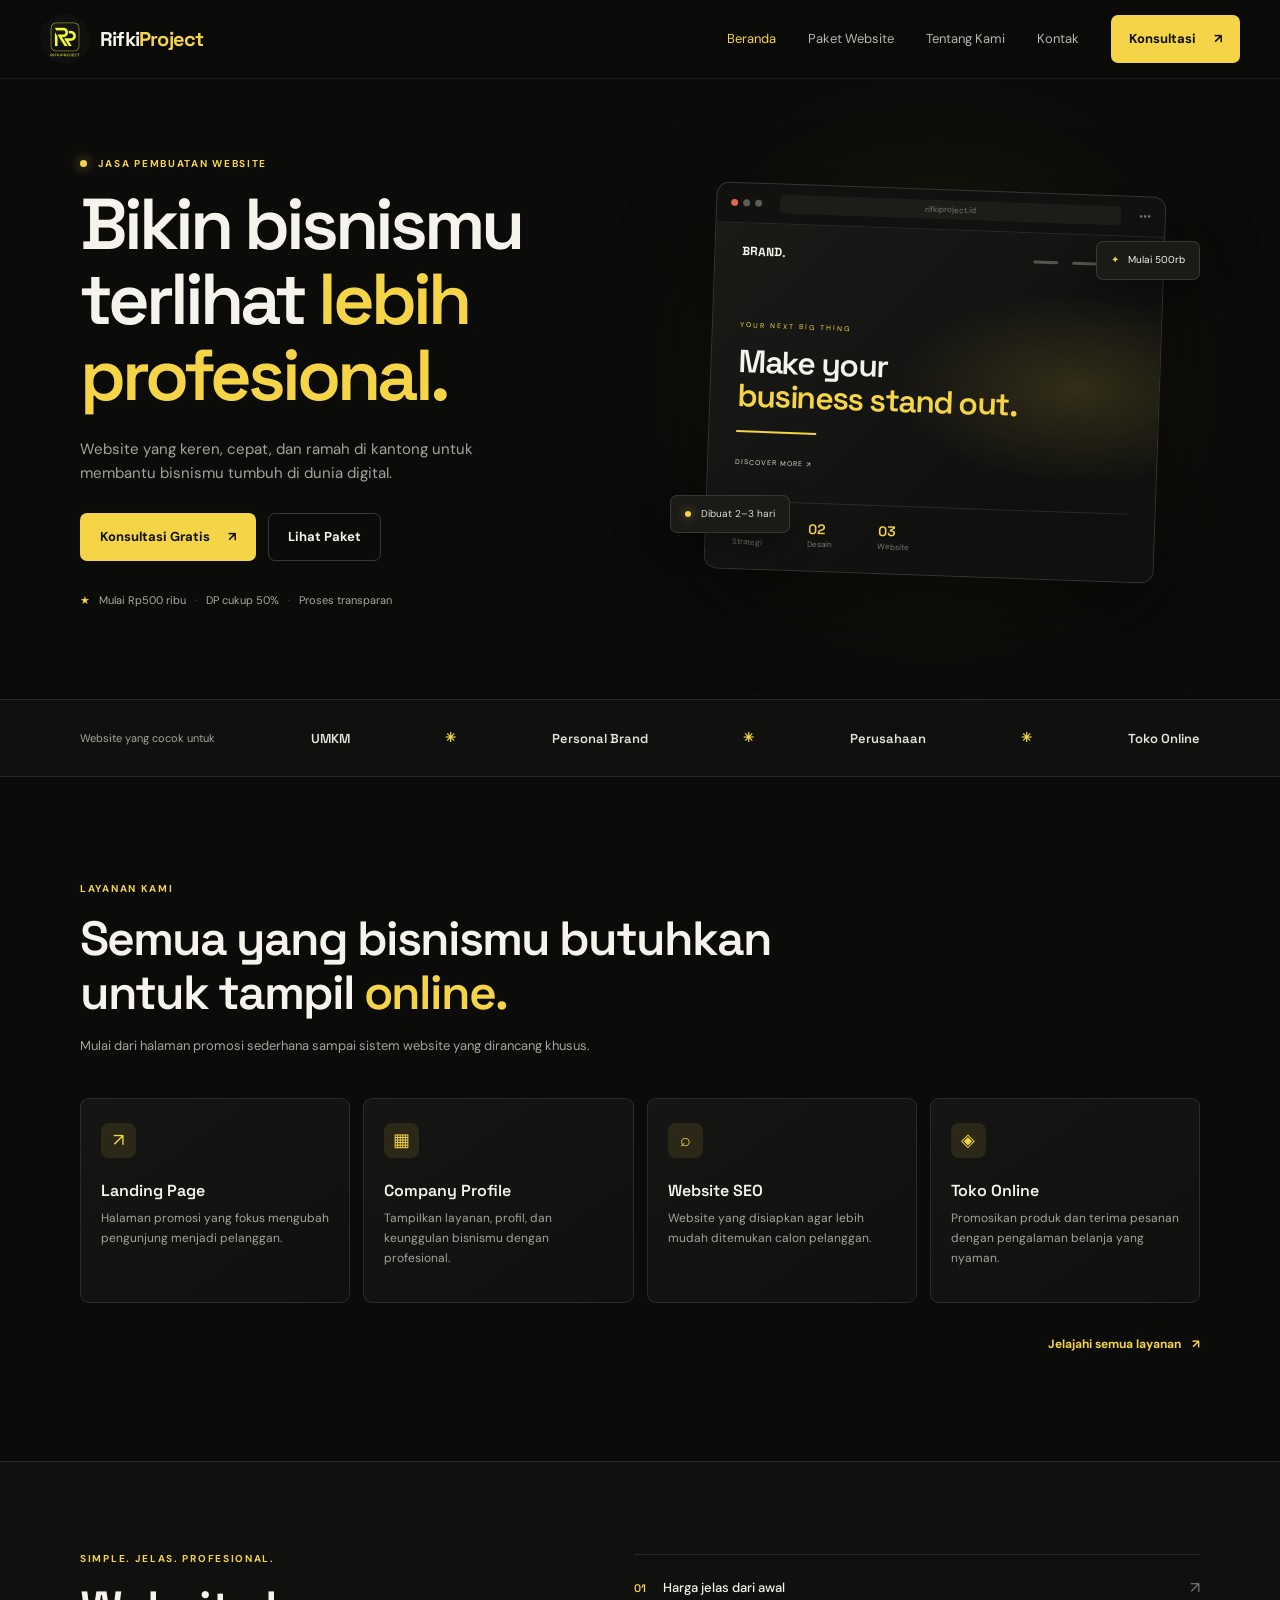
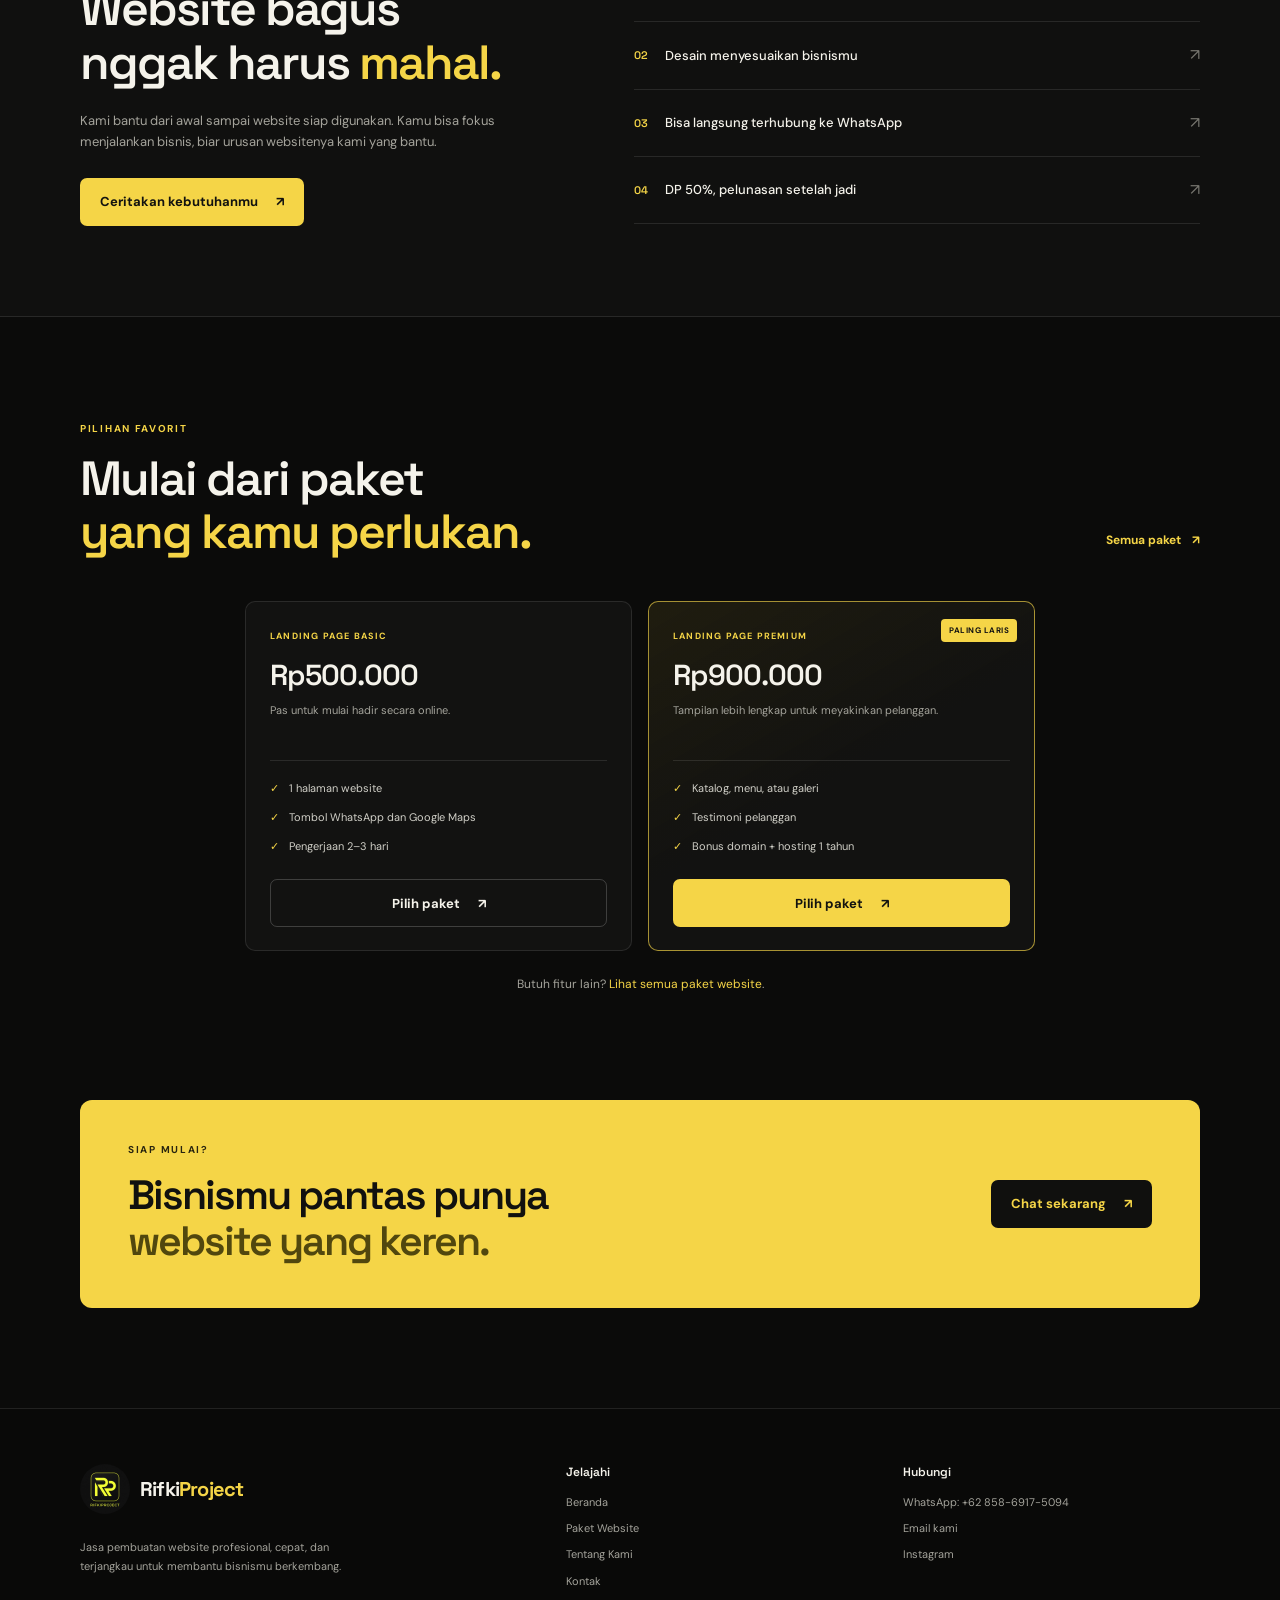
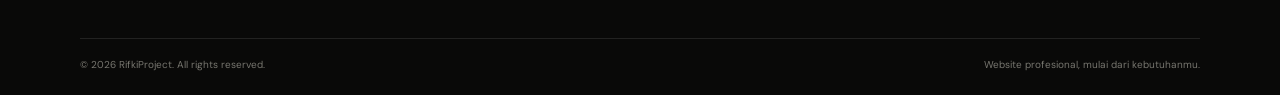
<file: index.html>
<!DOCTYPE html>
<html lang="id">

<head>
  <meta charset="UTF-8">
  <meta name="viewport" content="width=device-width, initial-scale=1.0">
  <meta name="description" content="RifkiProject menyediakan jasa pembuatan website profesional, cepat, dan terjangkau mulai Rp500.000.">
  <title>RifkiProject — Website Profesional Mulai Rp500.000</title>
  <link rel="preconnect" href="https://fonts.googleapis.com">
  <link rel="preconnect" href="https://fonts.gstatic.com" crossorigin>
  <link href="https://fonts.googleapis.com/css2?family=DM+Sans:wght@400;500;600;700&family=Space+Grotesk:wght@400;500;600;700&display=swap" rel="stylesheet">
  <link rel="stylesheet" href="style/style.css">
  <script src="script/script.js" defer></script>
</head>

<body>
  <div id="site-header"></div>
  
  <main>
    <section class="hero container">
      <div class="hero-copy reveal">
        <p class="eyebrow"><span class="status-dot"></span> JASA PEMBUATAN WEBSITE</p>
        <h1>Bikin bisnismu terlihat <span>lebih profesional.</span></h1>
        <p class="hero-description">
          Website yang keren, cepat, dan ramah di kantong untuk membantu bisnismu tumbuh di dunia digital.
        </p>
        <div class="hero-actions">
          <a class="button button-primary wa-link" href="https://wa.me/6285869175094" data-message="Halo RifkiProject, saya ingin konsultasi pembuatan website.">
            Konsultasi Gratis <span aria-hidden="true">↗</span>
          </a>
          <a class="button button-secondary" href="paket.html">Lihat Paket</a>
        </div>
        <div class="hero-proof">
          <span class="proof-star" aria-hidden="true">★</span>
          <span>Mulai Rp500 ribu</span>
          <span class="proof-divider">·</span>
          <span>DP cukup 50%</span>
          <span class="proof-divider">·</span>
          <span>Proses transparan</span>
        </div>
      </div>
      
      <div class="hero-visual reveal">
        <div class="visual-glow"></div>
        <div class="browser-card">
          <div class="browser-top">
            <div class="browser-dots"><i></i><i></i><i></i></div>
            <div class="browser-address">rifkiproject.id</div>
            <span class="browser-menu">•••</span>
          </div>
          <div class="browser-content">
            <div class="mock-nav">
              <strong>BRAND<span>.</span></strong>
              <div><i></i><i></i><i></i></div>
            </div>
            <div class="mock-hero">
              <span class="mock-label">YOUR NEXT BIG THING</span>
              <b>Make your<br><em>business stand out.</em></b>
              <span class="mock-line"></span>
              <span class="mock-button">DISCOVER MORE ↗</span>
            </div>
            <div class="mock-stats">
              <div><b>01</b><span>Strategi</span></div>
              <div><b>02</b><span>Desain</span></div>
              <div><b>03</b><span>Website</span></div>
            </div>
          </div>
        </div>
        <div class="floating-tag tag-price"><span>✦</span> Mulai 500rb</div>
        <div class="floating-tag tag-fast"><span class="status-dot"></span> Dibuat 2–3 hari</div>
      </div>
    </section>
    
    <section class="trust-strip">
      <div class="container trust-inner">
        <span>Website yang cocok untuk</span>
        <strong>UMKM</strong><b>✳</b>
        <strong>Personal Brand</strong><b>✳</b>
        <strong>Perusahaan</strong><b>✳</b>
        <strong>Toko Online</strong>
      </div>
    </section>
    
    <section class="section container">
      <div class="section-heading reveal">
        <p class="eyebrow">LAYANAN KAMI</p>
        <h2>Semua yang bisnismu butuhkan<br>untuk tampil <span>online.</span></h2>
        <p>Mulai dari halaman promosi sederhana sampai sistem website yang dirancang khusus.</p>
      </div>
      
      <div class="service-grid">
        <article class="service-card reveal">
          <span class="service-icon">↗</span>
          <h3>Landing Page</h3>
          <p>Halaman promosi yang fokus mengubah pengunjung menjadi pelanggan.</p>
        </article>
        <article class="service-card reveal">
          <span class="service-icon">▦</span>
          <h3>Company Profile</h3>
          <p>Tampilkan layanan, profil, dan keunggulan bisnismu dengan profesional.</p>
        </article>
        <article class="service-card reveal">
          <span class="service-icon">⌕</span>
          <h3>Website SEO</h3>
          <p>Website yang disiapkan agar lebih mudah ditemukan calon pelanggan.</p>
        </article>
        <article class="service-card reveal">
          <span class="service-icon">◈</span>
          <h3>Toko Online</h3>
          <p>Promosikan produk dan terima pesanan dengan pengalaman belanja yang nyaman.</p>
        </article>
      </div>
      
      <div class="section-link">
        <a class="text-link" href="paket.html">Jelajahi semua layanan <span>↗</span></a>
      </div>
    </section>
    
    <section class="feature-band">
      <div class="container feature-layout">
        <div class="feature-copy reveal">
          <p class="eyebrow">SIMPLE. JELAS. PROFESIONAL.</p>
          <h2>Website bagus<br>nggak harus <span>mahal.</span></h2>
          <p>Kami bantu dari awal sampai website siap digunakan. Kamu bisa fokus menjalankan bisnis, biar urusan websitenya kami yang bantu.</p>
          <a class="button button-primary wa-link" href="https://wa.me/6285869175094" data-message="Halo RifkiProject, saya ingin konsultasi tentang website untuk bisnis saya.">
            Ceritakan kebutuhanmu <span aria-hidden="true">↗</span>
          </a>
        </div>
        <div class="feature-list reveal">
          <div><span>01</span><strong>Harga jelas dari awal</strong><i>↗</i></div>
          <div><span>02</span><strong>Desain menyesuaikan bisnismu</strong><i>↗</i></div>
          <div><span>03</span><strong>Bisa langsung terhubung ke WhatsApp</strong><i>↗</i></div>
          <div><span>04</span><strong>DP 50%, pelunasan setelah jadi</strong><i>↗</i></div>
        </div>
      </div>
    </section>
    
    <section class="section container">
      <div class="section-heading section-heading-row reveal">
        <div>
          <p class="eyebrow">PILIHAN FAVORIT</p>
          <h2>Mulai dari paket<br><span>yang kamu perlukan.</span></h2>
        </div>
        <a class="text-link desktop-link" href="paket.html">Semua paket <span>↗</span></a>
      </div>
      
      <div class="pricing-grid home-pricing">
        <article class="price-card reveal">
          <p class="plan-name">LANDING PAGE BASIC</p>
          <h3>Rp500.000</h3>
          <p class="plan-description">Pas untuk mulai hadir secara online.</p>
          <ul class="check-list">
            <li>1 halaman website</li>
            <li>Tombol WhatsApp dan Google Maps</li>
            <li>Pengerjaan 2–3 hari</li>
          </ul>
          <a class="button button-outline wa-link" href="https://wa.me/6285869175094" data-message="Halo RifkiProject, saya tertarik dengan paket Landing Page Basic Rp500.000.">
            Pilih paket <span>↗</span>
          </a>
        </article>
        
        <article class="price-card price-card-featured reveal">
          <div class="popular-badge">PALING LARIS</div>
          <p class="plan-name">LANDING PAGE PREMIUM</p>
          <h3>Rp900.000</h3>
          <p class="plan-description">Tampilan lebih lengkap untuk meyakinkan pelanggan.</p>
          <ul class="check-list">
            <li>Katalog, menu, atau galeri</li>
            <li>Testimoni pelanggan</li>
            <li>Bonus domain + hosting 1 tahun</li>
          </ul>
          <a class="button button-primary wa-link" href="https://wa.me/6285869175094" data-message="Halo RifkiProject, saya tertarik dengan paket Landing Page Premium Rp900.000.">
            Pilih paket <span>↗</span>
          </a>
        </article>
      </div>
      <p class="pricing-note">Butuh fitur lain? <a href="paket.html">Lihat semua paket website</a>.</p>
    </section>
    
    <section class="cta-section container reveal">
      <div>
        <p class="eyebrow">SIAP MULAI?</p>
        <h2>Bisnismu pantas punya<br><span>website yang keren.</span></h2>
      </div>
      <a class="button button-dark wa-link" href="https://wa.me/6285869175094" data-message="Halo RifkiProject, saya ingin mulai membuat website.">
        Chat sekarang <span>↗</span>
      </a>
    </section>
  </main>
  
  <div id="site-footer"></div>
</body>

</html>
</file>
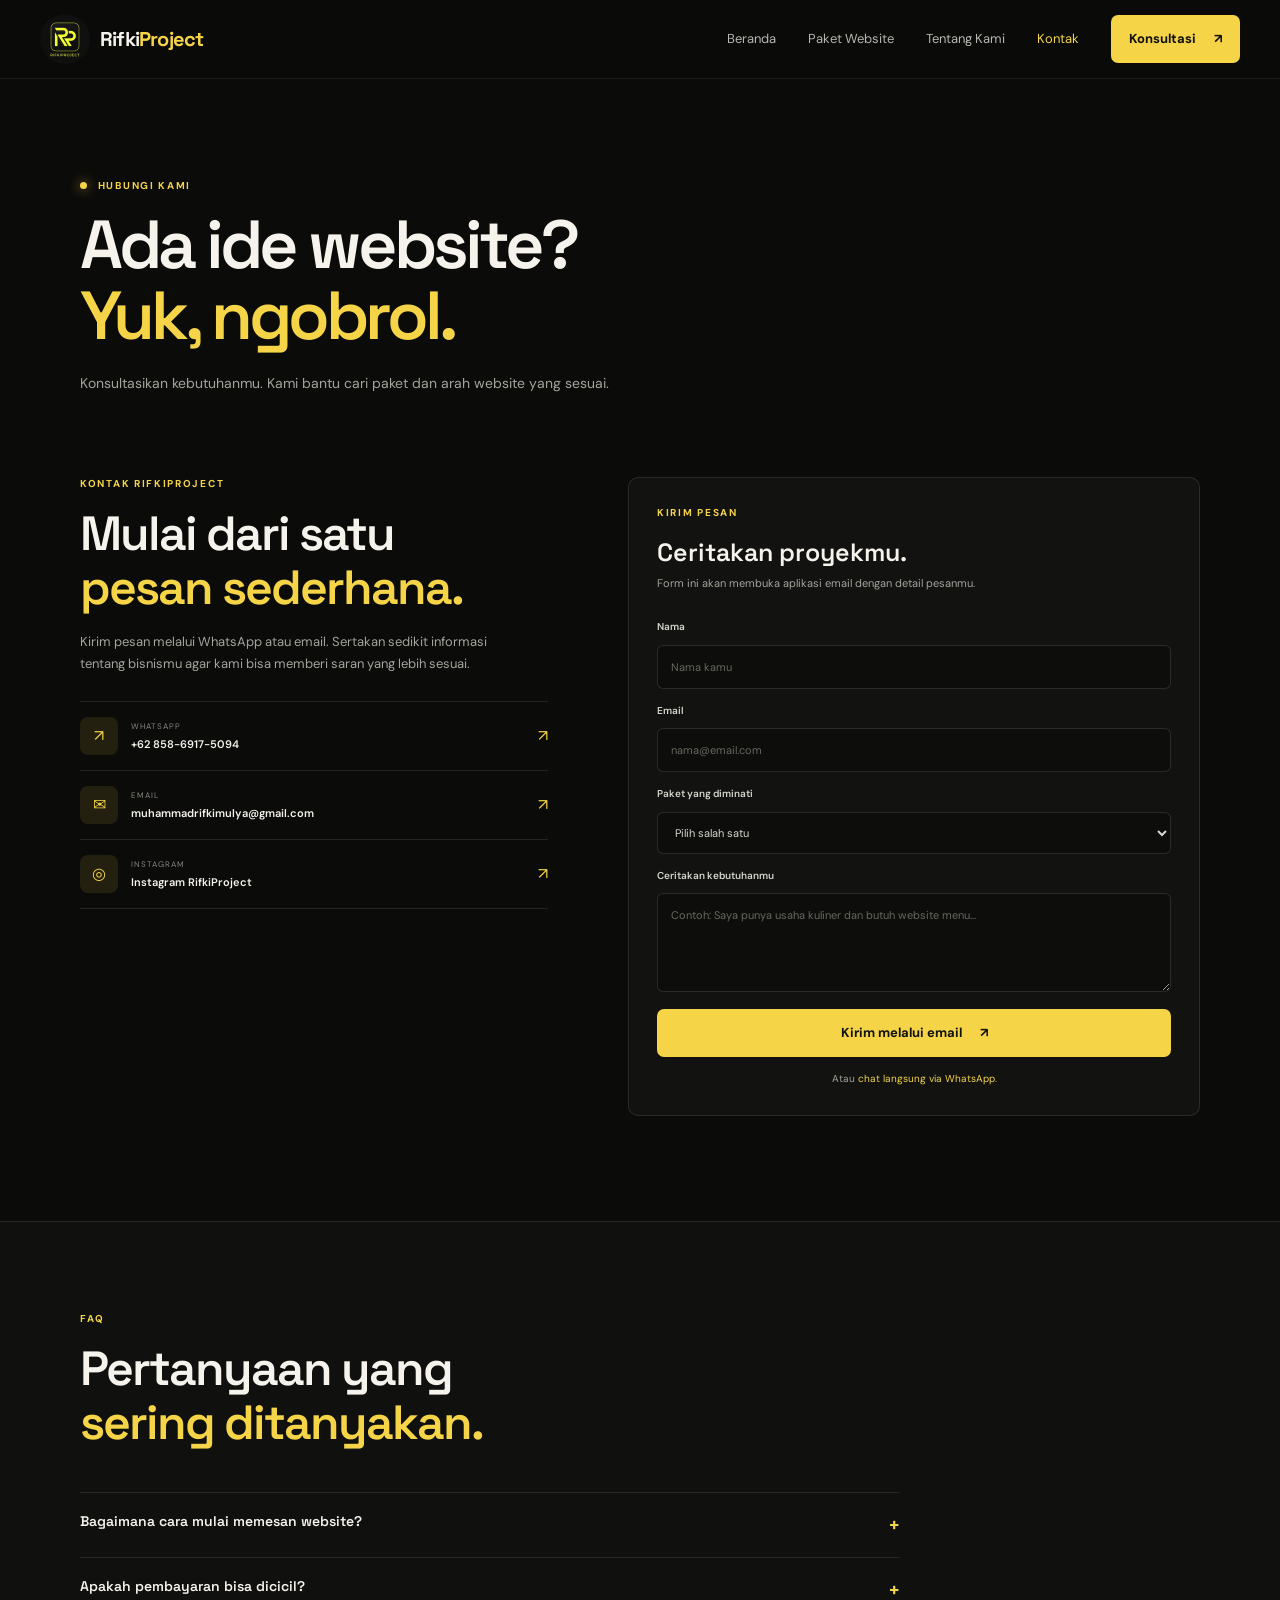
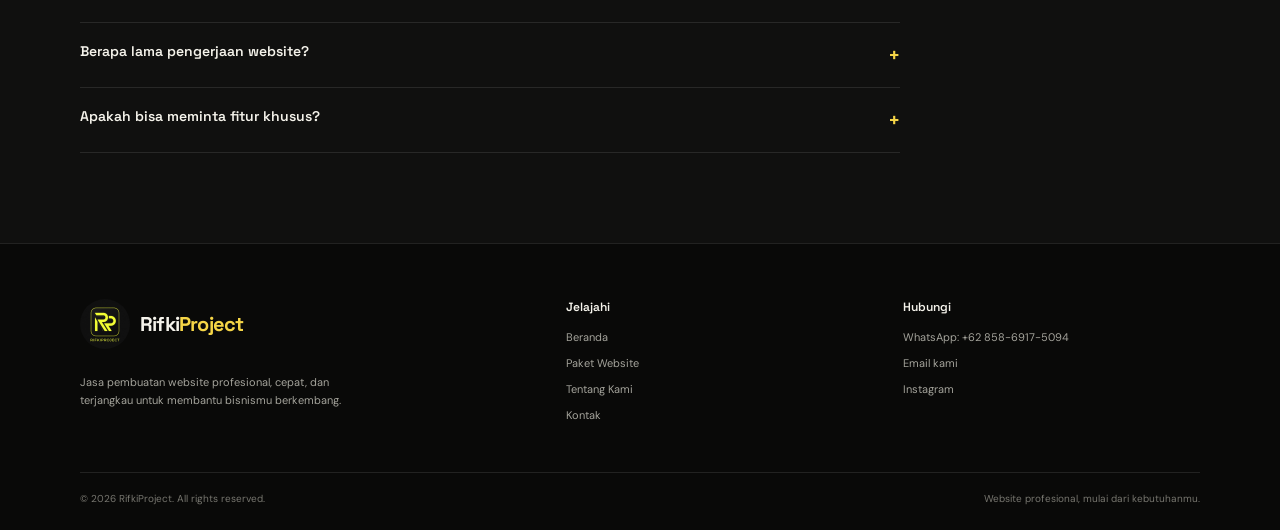
<file: kontak.html>
<!DOCTYPE html>
<html lang="id">

<head>
  <meta charset="UTF-8">
  <meta name="viewport" content="width=device-width, initial-scale=1.0">
  <meta name="description" content="Hubungi RifkiProject untuk konsultasi dan pemesanan jasa pembuatan website.">
  <title>Kontak — RifkiProject</title>
  <link rel="preconnect" href="https://fonts.googleapis.com">
  <link rel="preconnect" href="https://fonts.gstatic.com" crossorigin>
  <link href="https://fonts.googleapis.com/css2?family=DM+Sans:wght@400;500;600;700&family=Space+Grotesk:wght@400;500;600;700&display=swap" rel="stylesheet">
  <link rel="stylesheet" href="style/style.css">
  <script src="script/script.js" defer></script>
</head>

<body>
  <div id="site-header"></div>
  
  <main>
    <section class="page-hero container">
      <p class="eyebrow"><span class="status-dot"></span> HUBUNGI KAMI</p>
      <h1>Ada ide website?<br><span>Yuk, ngobrol.</span></h1>
      <p>Konsultasikan kebutuhanmu. Kami bantu cari paket dan arah website yang sesuai.</p>
    </section>
    
    <section class="section container contact-layout">
      <div class="contact-info reveal">
        <p class="eyebrow">KONTAK RIFKIPROJECT</p>
        <h2>Mulai dari satu<br><span>pesan sederhana.</span></h2>
        <p>Kirim pesan melalui WhatsApp atau email. Sertakan sedikit informasi tentang bisnismu agar kami bisa memberi saran yang lebih sesuai.</p>
        
        <a class="contact-method wa-link" href="https://wa.me/6285869175094" data-message="Halo RifkiProject, saya ingin konsultasi tentang pembuatan website.">
          <span class="contact-icon">↗</span>
          <span><small>WHATSAPP</small><strong>+62 858-6917-5094</strong></span>
          <span class="contact-arrow">↗</span>
        </a>
        <a class="contact-method" href="mailto:muhammadrifkimulya@gmail.com">
          <span class="contact-icon">✉</span>
          <span><small>EMAIL</small><strong>muhammadrifkimulya@gmail.com</strong></span>
          <span class="contact-arrow">↗</span>
        </a>
        <a class="contact-method" href="https://www.instagram.com/" target="_blank" rel="noopener noreferrer">
          <span class="contact-icon">◎</span>
          <span><small>INSTAGRAM</small><strong>Instagram RifkiProject</strong></span>
          <span class="contact-arrow">↗</span>
        </a>
      </div>
      
      <div class="contact-form-card reveal">
        <p class="eyebrow">KIRIM PESAN</p>
        <h2>Ceritakan proyekmu.</h2>
        <p class="form-intro">Form ini akan membuka aplikasi email dengan detail pesanmu.</p>
        <form id="contact-form">
          <label for="name">Nama</label>
          <input id="name" name="name" type="text" placeholder="Nama kamu" required>
          
          <label for="email">Email</label>
          <input id="email" name="email" type="email" placeholder="nama@email.com" required>
          
          <label for="service">Paket yang diminati</label>
          <select id="service" name="service" required>
            <option value="" disabled selected>Pilih salah satu</option>
            <option>Landing Page Basic</option>
            <option>Landing Page Premium</option>
            <option>Company Profile</option>
            <option>Bisnis + SEO Google</option>
            <option>Toko Online</option>
            <option>Marketplace</option>
            <option>Web App Custom</option>
            <option>Masih ingin konsultasi</option>
          </select>
          
          <label for="message">Ceritakan kebutuhanmu</label>
          <textarea id="message" name="message" rows="4" placeholder="Contoh: Saya punya usaha kuliner dan butuh website menu..."></textarea>
          
          <button class="button button-primary form-submit" type="submit">Kirim melalui email <span>↗</span></button>
          <p class="form-note">Atau <a class="wa-link" href="https://wa.me/6285869175094" data-message="Halo RifkiProject, saya ingin konsultasi tentang pembuatan website.">chat langsung via WhatsApp</a>.</p>
        </form>
      </div>
    </section>
    
    <section class="faq-section">
      <div class="container">
        <div class="section-heading reveal">
          <p class="eyebrow">FAQ</p>
          <h2>Pertanyaan yang<br><span>sering ditanyakan.</span></h2>
        </div>
        <div class="faq-list">
          <details class="faq-item reveal">
            <summary>Bagaimana cara mulai memesan website?<span>+</span></summary>
            <p>Hubungi kami lewat WhatsApp atau email, lalu ceritakan jenis bisnis dan website yang kamu butuhkan. Kami akan membantu membahas paket dan detail pengerjaan.</p>
          </details>
          <details class="faq-item reveal">
            <summary>Apakah pembayaran bisa dicicil?<span>+</span></summary>
            <p>Pembayaran dimulai dengan DP 50%. Pelunasan dilakukan setelah website selesai, sesuai kesepakatan proyek.</p>
          </details>
          <details class="faq-item reveal">
            <summary>Berapa lama pengerjaan website?<span>+</span></summary>
            <p>Landing Page Basic memiliki estimasi 2–3 hari. Estimasi paket lain bergantung pada fitur, materi, dan ruang lingkup yang disepakati.</p>
          </details>
          <details class="faq-item reveal">
            <summary>Apakah bisa meminta fitur khusus?<span>+</span></summary>
            <p>Bisa. Untuk kebutuhan khusus, pilih Web App Custom atau konsultasikan kebutuhanmu agar ruang lingkup dan estimasinya dapat dibahas lebih lanjut.</p>
          </details>
        </div>
      </div>
    </section>
  </main>
  
  <div id="site-footer"></div>
</body>

</html>
</file>
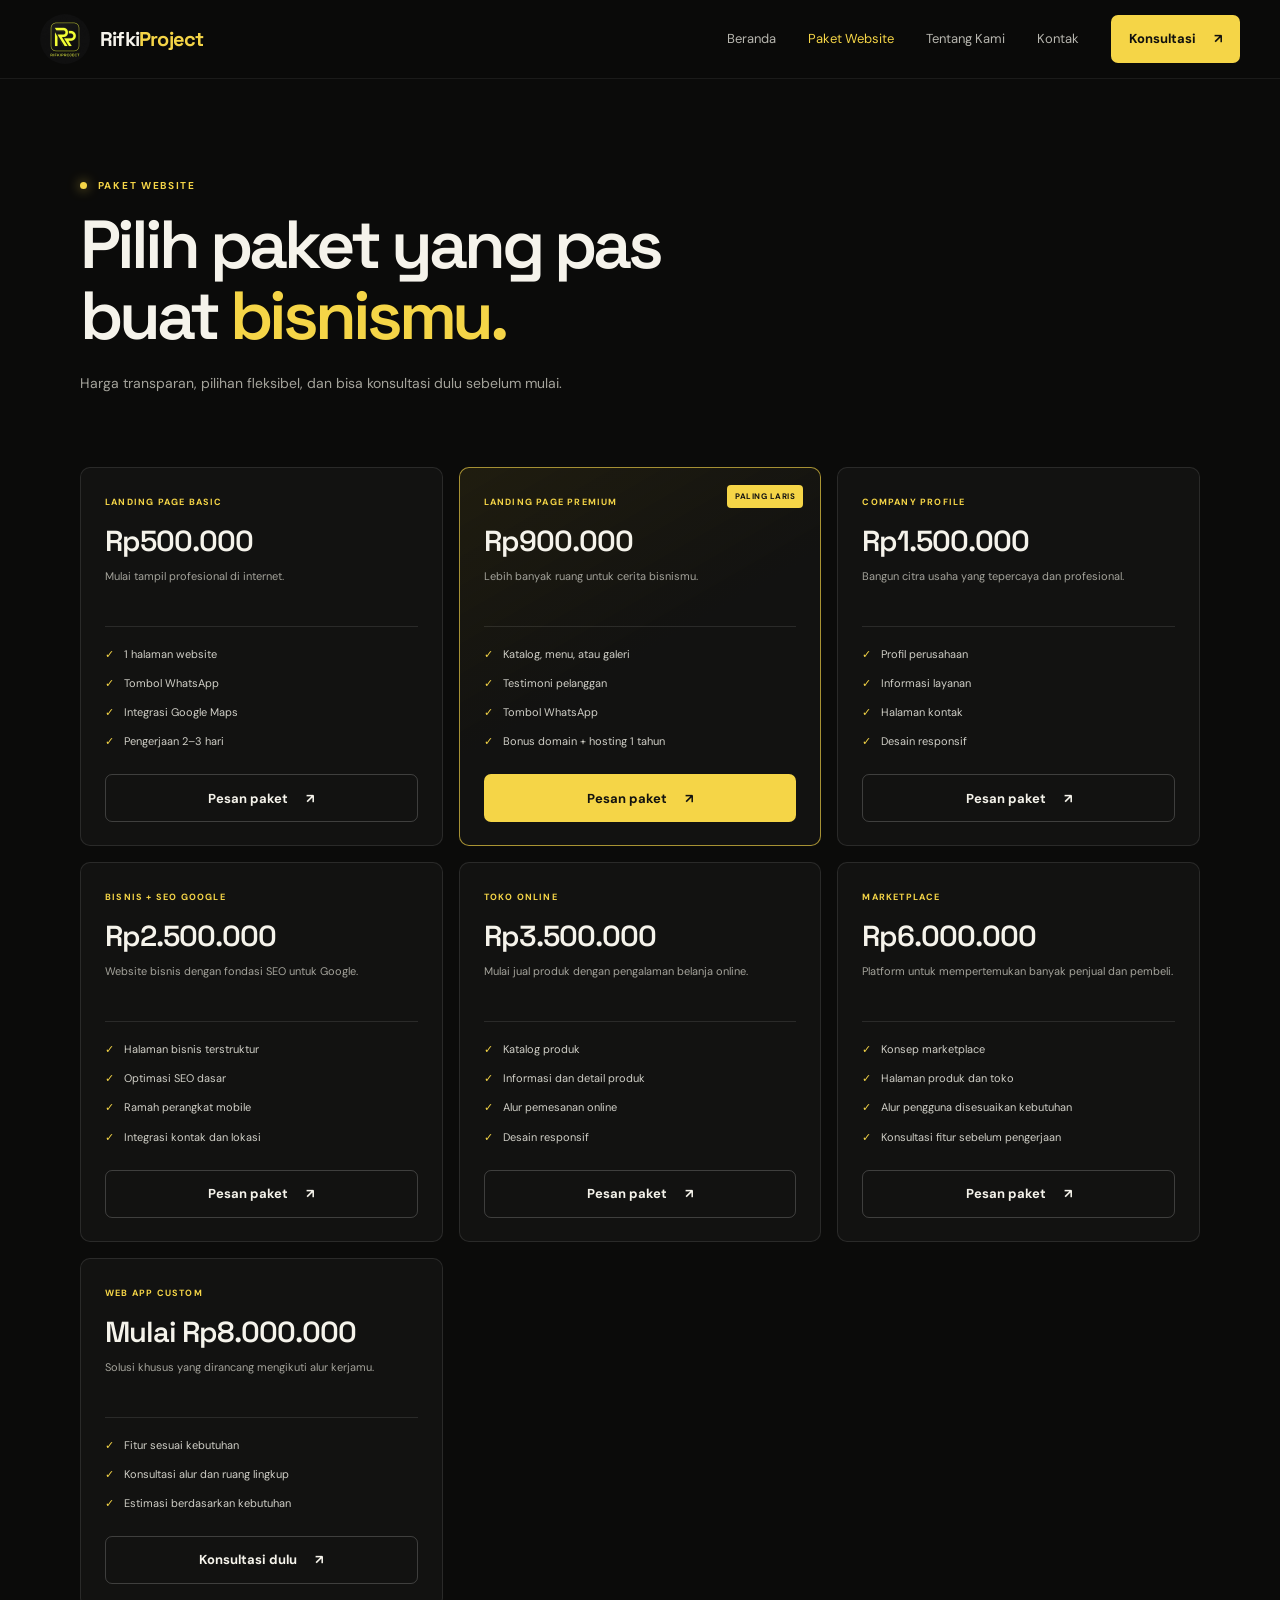
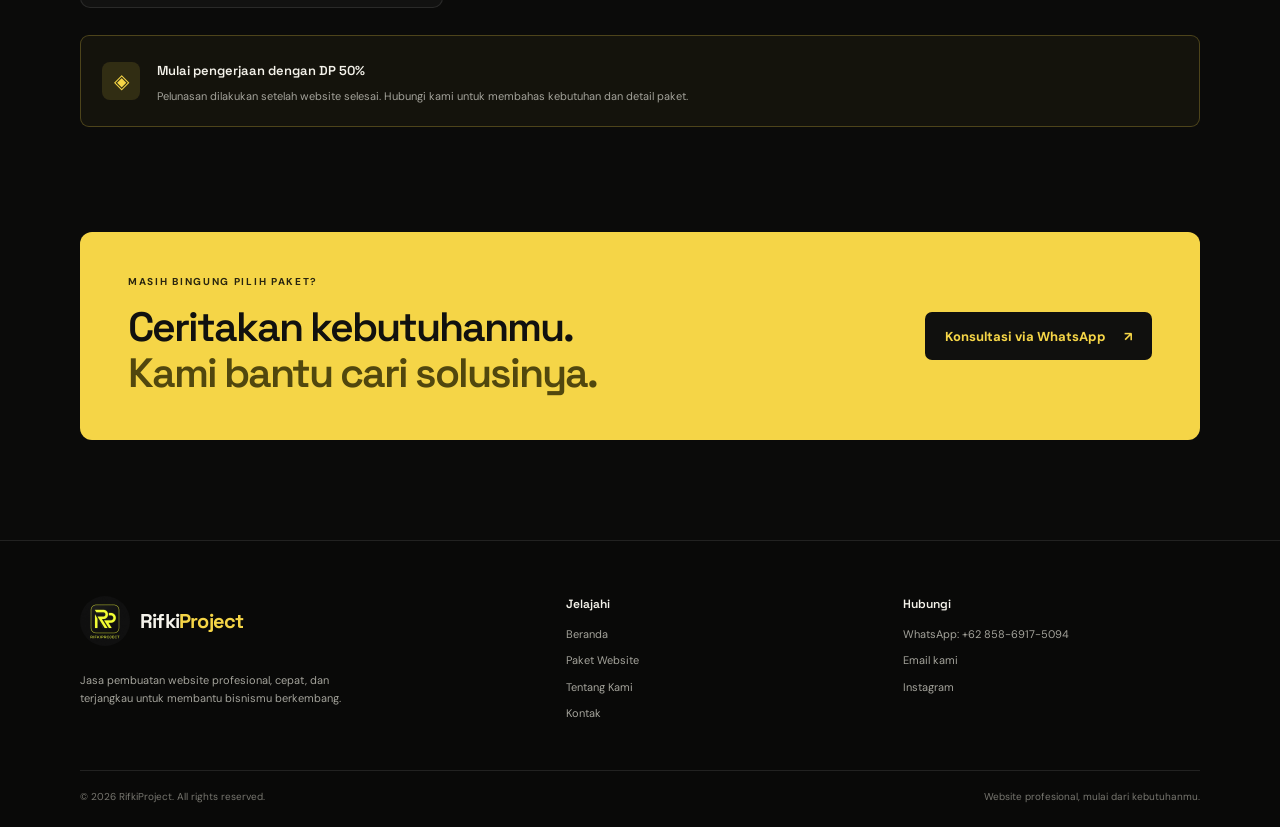
<file: paket.html>
<!DOCTYPE html>
<html lang="id">

<head>
  <meta charset="UTF-8">
  <meta name="viewport" content="width=device-width, initial-scale=1.0">
  <meta name="description" content="Pilih paket jasa website RifkiProject: landing page, company profile, toko online, marketplace, dan web app custom.">
  <title>Paket Website — RifkiProject</title>
  <link rel="preconnect" href="https://fonts.googleapis.com">
  <link rel="preconnect" href="https://fonts.gstatic.com" crossorigin>
  <link href="https://fonts.googleapis.com/css2?family=DM+Sans:wght@400;500;600;700&family=Space+Grotesk:wght@400;500;600;700&display=swap" rel="stylesheet">
  <link rel="stylesheet" href="style/style.css">
  <script src="script/script.js" defer></script>
</head>

<body>
  <div id="site-header"></div>
  
  <main>
    <section class="page-hero container">
      <p class="eyebrow"><span class="status-dot"></span> PAKET WEBSITE</p>
      <h1>Pilih paket yang pas<br>buat <span>bisnismu.</span></h1>
      <p>Harga transparan, pilihan fleksibel, dan bisa konsultasi dulu sebelum mulai.</p>
    </section>
    
    <section class="section container packages-section">
      <div class="pricing-grid packages-grid">
        <article class="price-card reveal">
          <p class="plan-name">LANDING PAGE BASIC</p>
          <h3>Rp500.000</h3>
          <p class="plan-description">Mulai tampil profesional di internet.</p>
          <ul class="check-list">
            <li>1 halaman website</li>
            <li>Tombol WhatsApp</li>
            <li>Integrasi Google Maps</li>
            <li>Pengerjaan 2–3 hari</li>
          </ul>
          <a class="button button-outline wa-link" href="https://wa.me/6285869175094" data-message="Halo RifkiProject, saya tertarik dengan paket Landing Page Basic Rp500.000.">
            Pesan paket <span>↗</span>
          </a>
        </article>
        
        <article class="price-card price-card-featured reveal">
          <div class="popular-badge">PALING LARIS</div>
          <p class="plan-name">LANDING PAGE PREMIUM</p>
          <h3>Rp900.000</h3>
          <p class="plan-description">Lebih banyak ruang untuk cerita bisnismu.</p>
          <ul class="check-list">
            <li>Katalog, menu, atau galeri</li>
            <li>Testimoni pelanggan</li>
            <li>Tombol WhatsApp</li>
            <li>Bonus domain + hosting 1 tahun</li>
          </ul>
          <a class="button button-primary wa-link" href="https://wa.me/6285869175094" data-message="Halo RifkiProject, saya tertarik dengan paket Landing Page Premium Rp900.000.">
            Pesan paket <span>↗</span>
          </a>
        </article>
        
        <article class="price-card reveal">
          <p class="plan-name">COMPANY PROFILE</p>
          <h3>Rp1.500.000</h3>
          <p class="plan-description">Bangun citra usaha yang tepercaya dan profesional.</p>
          <ul class="check-list">
            <li>Profil perusahaan</li>
            <li>Informasi layanan</li>
            <li>Halaman kontak</li>
            <li>Desain responsif</li>
          </ul>
          <a class="button button-outline wa-link" href="https://wa.me/6285869175094" data-message="Halo RifkiProject, saya tertarik dengan paket Company Profile Rp1.500.000.">
            Pesan paket <span>↗</span>
          </a>
        </article>
        
        <article class="price-card reveal">
          <p class="plan-name">BISNIS + SEO GOOGLE</p>
          <h3>Rp2.500.000</h3>
          <p class="plan-description">Website bisnis dengan fondasi SEO untuk Google.</p>
          <ul class="check-list">
            <li>Halaman bisnis terstruktur</li>
            <li>Optimasi SEO dasar</li>
            <li>Ramah perangkat mobile</li>
            <li>Integrasi kontak dan lokasi</li>
          </ul>
          <a class="button button-outline wa-link" href="https://wa.me/6285869175094" data-message="Halo RifkiProject, saya tertarik dengan paket Bisnis + SEO Google Rp2.500.000.">
            Pesan paket <span>↗</span>
          </a>
        </article>
        
        <article class="price-card reveal">
          <p class="plan-name">TOKO ONLINE</p>
          <h3>Rp3.500.000</h3>
          <p class="plan-description">Mulai jual produk dengan pengalaman belanja online.</p>
          <ul class="check-list">
            <li>Katalog produk</li>
            <li>Informasi dan detail produk</li>
            <li>Alur pemesanan online</li>
            <li>Desain responsif</li>
          </ul>
          <a class="button button-outline wa-link" href="https://wa.me/6285869175094" data-message="Halo RifkiProject, saya tertarik dengan paket Toko Online Rp3.500.000.">
            Pesan paket <span>↗</span>
          </a>
        </article>
        
        <article class="price-card reveal">
          <p class="plan-name">MARKETPLACE</p>
          <h3>Rp6.000.000</h3>
          <p class="plan-description">Platform untuk mempertemukan banyak penjual dan pembeli.</p>
          <ul class="check-list">
            <li>Konsep marketplace</li>
            <li>Halaman produk dan toko</li>
            <li>Alur pengguna disesuaikan kebutuhan</li>
            <li>Konsultasi fitur sebelum pengerjaan</li>
          </ul>
          <a class="button button-outline wa-link" href="https://wa.me/6285869175094" data-message="Halo RifkiProject, saya tertarik dengan paket Marketplace Rp6.000.000.">
            Pesan paket <span>↗</span>
          </a>
        </article>
        
        <article class="price-card reveal custom-card">
          <p class="plan-name">WEB APP CUSTOM</p>
          <h3>Mulai Rp8.000.000</h3>
          <p class="plan-description">Solusi khusus yang dirancang mengikuti alur kerjamu.</p>
          <ul class="check-list">
            <li>Fitur sesuai kebutuhan</li>
            <li>Konsultasi alur dan ruang lingkup</li>
            <li>Estimasi berdasarkan kebutuhan</li>
          </ul>
          <a class="button button-outline wa-link" href="https://wa.me/6285869175094" data-message="Halo RifkiProject, saya ingin konsultasi tentang Web App Custom.">
            Konsultasi dulu <span>↗</span>
          </a>
        </article>
      </div>
      
      <div class="payment-note reveal">
        <span class="payment-icon">◈</span>
        <div>
          <strong>Mulai pengerjaan dengan DP 50%</strong>
          <p>Pelunasan dilakukan setelah website selesai. Hubungi kami untuk membahas kebutuhan dan detail paket.</p>
        </div>
      </div>
    </section>
    
    <section class="cta-section container reveal">
      <div>
        <p class="eyebrow">MASIH BINGUNG PILIH PAKET?</p>
        <h2>Ceritakan kebutuhanmu.<br><span>Kami bantu cari solusinya.</span></h2>
      </div>
      <a class="button button-dark wa-link" href="https://wa.me/6285869175094" data-message="Halo RifkiProject, saya ingin konsultasi untuk memilih paket website yang cocok.">
        Konsultasi via WhatsApp <span>↗</span>
      </a>
    </section>
  </main>
  
  <div id="site-footer"></div>
</body>

</html>
</file>
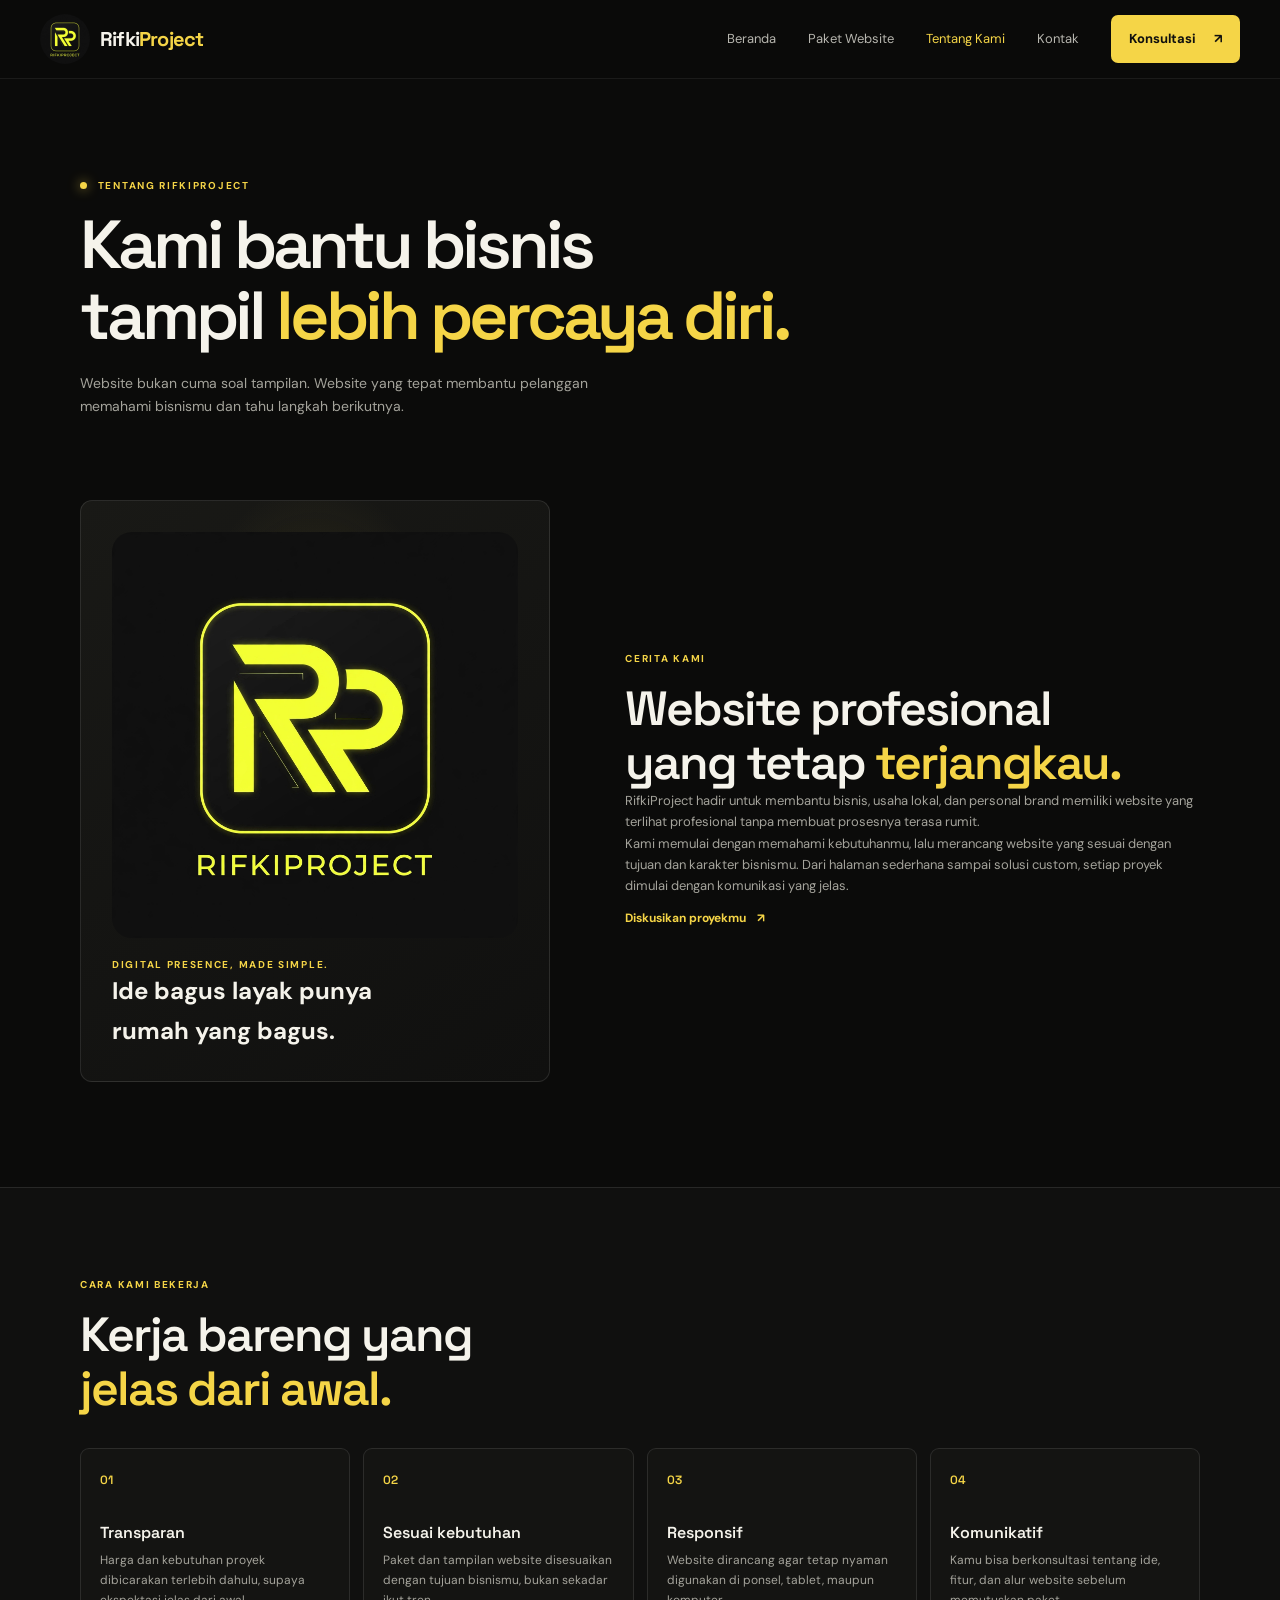
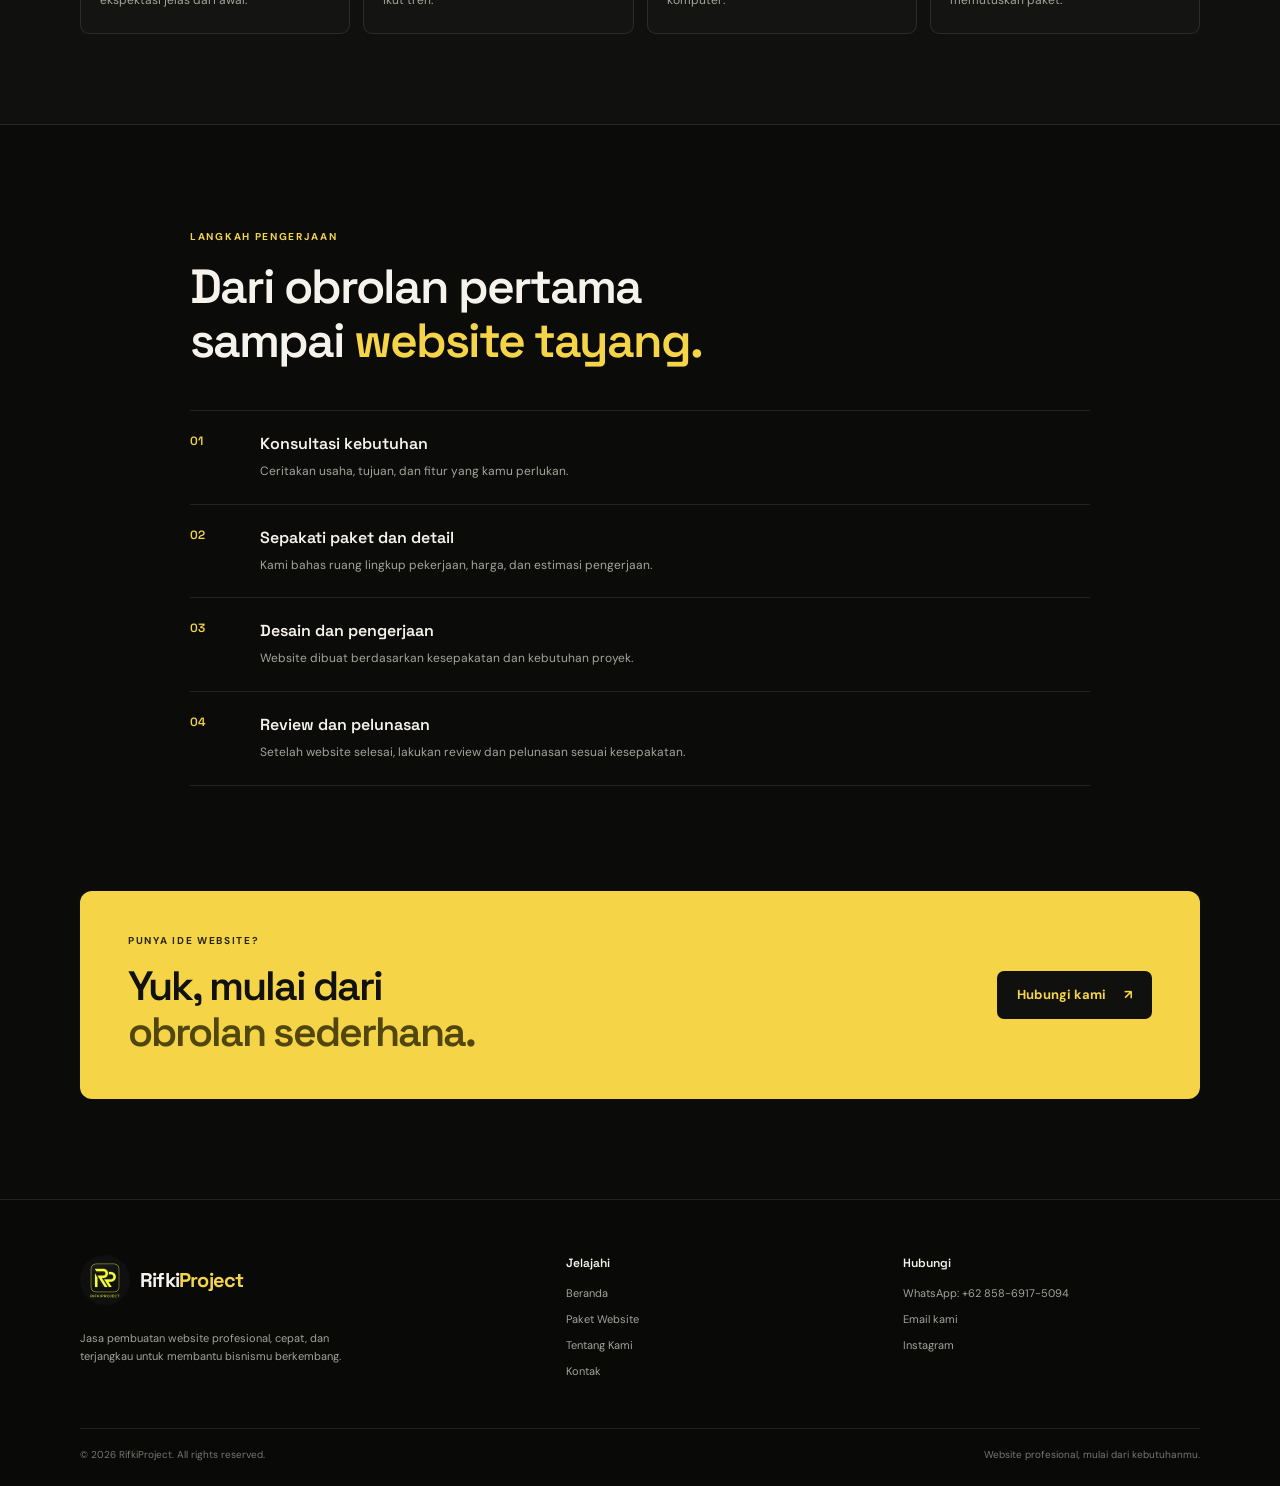
<file: tentang.html>
<!DOCTYPE html>
<html lang="id">

<head>
  <meta charset="UTF-8">
  <meta name="viewport" content="width=device-width, initial-scale=1.0">
  <meta name="description" content="Kenali RifkiProject, jasa pembuatan website profesional dengan proses transparan dan harga terjangkau.">
  <title>Tentang Kami — RifkiProject</title>
  <link rel="preconnect" href="https://fonts.googleapis.com">
  <link rel="preconnect" href="https://fonts.gstatic.com" crossorigin>
  <link href="https://fonts.googleapis.com/css2?family=DM+Sans:wght@400;500;600;700&family=Space+Grotesk:wght@400;500;600;700&display=swap" rel="stylesheet">
  <link rel="stylesheet" href="style/style.css">
  <script src="script/script.js" defer></script>
</head>

<body>
  <div id="site-header"></div>
  
  <main>
    <section class="page-hero container">
      <p class="eyebrow"><span class="status-dot"></span> TENTANG RIFKIPROJECT</p>
      <h1>Kami bantu bisnis<br>tampil <span>lebih percaya diri.</span></h1>
      <p>Website bukan cuma soal tampilan. Website yang tepat membantu pelanggan memahami bisnismu dan tahu langkah berikutnya.</p>
    </section>
    
    <section class="section container about-intro">
      <div class="about-panel reveal">
        <img src="/assets/logo.jpg" alt="logo" class="markLogo" />
        <p class="eyebrow">DIGITAL PRESENCE, MADE SIMPLE.</p>
        <h2>Ide bagus layak punya<br>rumah yang <span>bagus.</span></h2>
      </div>
      <div class="about-copy reveal">
        <p class="eyebrow">CERITA KAMI</p>
        <h2>Website profesional<br>yang tetap <span>terjangkau.</span></h2>
        <p>RifkiProject hadir untuk membantu bisnis, usaha lokal, dan personal brand memiliki website yang terlihat profesional tanpa membuat prosesnya terasa rumit.</p>
        <p>Kami memulai dengan memahami kebutuhanmu, lalu merancang website yang sesuai dengan tujuan dan karakter bisnismu. Dari halaman sederhana sampai solusi custom, setiap proyek dimulai dengan komunikasi yang jelas.</p>
        <a class="text-link" href="kontak.html">Diskusikan proyekmu <span>↗</span></a>
      </div>
    </section>
    
    <section class="values-section">
      <div class="container">
        <div class="section-heading reveal">
          <p class="eyebrow">CARA KAMI BEKERJA</p>
          <h2>Kerja bareng yang<br><span>jelas dari awal.</span></h2>
        </div>
        <div class="values-grid">
          <article class="value-card reveal">
            <span>01</span>
            <h3>Transparan</h3>
            <p>Harga dan kebutuhan proyek dibicarakan terlebih dahulu, supaya ekspektasi jelas dari awal.</p>
          </article>
          <article class="value-card reveal">
            <span>02</span>
            <h3>Sesuai kebutuhan</h3>
            <p>Paket dan tampilan website disesuaikan dengan tujuan bisnismu, bukan sekadar ikut tren.</p>
          </article>
          <article class="value-card reveal">
            <span>03</span>
            <h3>Responsif</h3>
            <p>Website dirancang agar tetap nyaman digunakan di ponsel, tablet, maupun komputer.</p>
          </article>
          <article class="value-card reveal">
            <span>04</span>
            <h3>Komunikatif</h3>
            <p>Kamu bisa berkonsultasi tentang ide, fitur, dan alur website sebelum memutuskan paket.</p>
          </article>
        </div>
      </div>
    </section>
    
    <section class="section container process-section">
      <div class="section-heading reveal">
        <p class="eyebrow">LANGKAH PENGERJAAN</p>
        <h2>Dari obrolan pertama<br>sampai <span>website tayang.</span></h2>
      </div>
      <div class="process-list">
        <div class="process-item reveal"><span>01</span>
          <div>
            <h3>Konsultasi kebutuhan</h3>
            <p>Ceritakan usaha, tujuan, dan fitur yang kamu perlukan.</p>
          </div>
        </div>
        <div class="process-item reveal"><span>02</span>
          <div>
            <h3>Sepakati paket dan detail</h3>
            <p>Kami bahas ruang lingkup pekerjaan, harga, dan estimasi pengerjaan.</p>
          </div>
        </div>
        <div class="process-item reveal"><span>03</span>
          <div>
            <h3>Desain dan pengerjaan</h3>
            <p>Website dibuat berdasarkan kesepakatan dan kebutuhan proyek.</p>
          </div>
        </div>
        <div class="process-item reveal"><span>04</span>
          <div>
            <h3>Review dan pelunasan</h3>
            <p>Setelah website selesai, lakukan review dan pelunasan sesuai kesepakatan.</p>
          </div>
        </div>
      </div>
    </section>
    
    <section class="cta-section container reveal">
      <div>
        <p class="eyebrow">PUNYA IDE WEBSITE?</p>
        <h2>Yuk, mulai dari<br><span>obrolan sederhana.</span></h2>
      </div>
      <a class="button button-dark wa-link" href="https://wa.me/6285869175094" data-message="Halo RifkiProject, saya ingin ngobrol tentang ide website saya.">
        Hubungi kami <span>↗</span>
      </a>
    </section>
  </main>
  
  <div id="site-footer"></div>
</body>

</html>
</file>
<file: style/style.css>
:root {
  --bg: #0b0b0a;
  --surface: #121211;
  --surface-2: #191917;
  --text: #f5f3eb;
  --muted: #a4a39b;
  --yellow: #f5d547;
  --yellow-dark: #d7b91f;
  --line: rgba(255, 255, 255, .1);
  --font-display: "Space Grotesk", sans-serif;
  --font-body: "DM Sans", sans-serif;
}

* {
  box-sizing: border-box;
  padding: 0;
  margin: 0;
}

html {
  scroll-behavior: smooth;
}

body {
  min-width: 100vw;
  margin: 0;
  background: var(--bg);
  color: var(--text);
  font-family: var(--font-body);
  line-height: 1.65;
}

a {
  color: inherit;
  text-decoration: none;
}

button,
input,
select,
textarea {
  font: inherit;
}

button,
a {
  -webkit-tap-highlight-color: transparent;
}

.container {
  width: min(1120px, calc(100% - 48px));
  margin-inline: auto;
}

.site-header {
  position: sticky;
  top: 0;
  z-index: 20;
  background: rgba(11, 11, 10, .88);
  backdrop-filter: blur(16px);
  border-bottom: 1px solid rgba(255, 255, 255, .07);
}

.header-inner {
  width: min(1200px, calc(100% - 48px));
  min-height: 78px;
  margin: auto;
  display: flex;
  align-items: center;
  justify-content: space-between;
  gap: 30px;
}

.brand {
  display: inline-flex;
  align-items: center;
  gap: 10px;
  font: 700 20px var(--font-display);
  letter-spacing: -.8px;
  white-space: nowrap;
}

.logo {
  width: 50px;
  height: auto;
  border-radius: 50%;
}

.markLogo {
  width: 100%;
  height: auto;
  border-radius: 20px;
  margin-bottom: 20px;
}

.brand-mark {
  display: grid;
  place-items: center;
  width: 34px;
  height: 34px;
  color: #111;
  background: var(--yellow);
  border-radius: 10px;
  font: 700 20px var(--font-display);
}

.brand-name span,
.mock-nav strong span {
  color: var(--yellow);
}

.site-nav {
  display: flex;
  align-items: center;
  gap: 32px;
}

.site-nav a {
  color: #b7b6af;
  font-size: 13px;
  transition: color .2s;
}

.site-nav a:hover,
.site-nav a.active {
  color: var(--yellow);
}

.header-cta {
  padding: 11px 17px !important;
  color: #10100e !important;
}

.menu-toggle {
  display: none;
  border: 1px solid var(--line);
  background: transparent;
  color: var(--text);
  border-radius: 9px;
  padding: 8px 11px;
  cursor: pointer;
}

.button {
  display: inline-flex;
  align-items: center;
  justify-content: center;
  gap: 18px;
  min-height: 48px;
  padding: 0 19px;
  border: 1px solid transparent;
  border-radius: 7px;
  font-size: 13px;
  font-weight: 700;
  transition: transform .2s, background .2s, border-color .2s;
}

.button:hover {
  transform: translateY(-2px);
}

.button-primary {
  background: var(--yellow);
  color: #12120f;
}

.button-primary:hover {
  background: #ffe66c;
}

.button-secondary,
.button-outline {
  background: transparent;
  color: var(--text);
  border-color: rgba(255, 255, 255, .19);
}

.button-secondary:hover,
.button-outline:hover {
  border-color: var(--yellow);
  color: var(--yellow);
}

.button-dark {
  background: #10100e;
  color: var(--yellow);
}

.eyebrow {
  margin: 0 0 17px;
  color: var(--yellow);
  font: 700 10px var(--font-body);
  letter-spacing: 1.7px;
}

.status-dot {
  display: inline-block;
  width: 7px;
  height: 7px;
  margin-right: 7px;
  border-radius: 50%;
  background: var(--yellow);
  box-shadow: 0 0 12px rgba(245, 213, 71, .7);
}

.hero {
  min-height: 620px;
  display: grid;
  grid-template-columns: 1fr 1fr;
  align-items: center;
  gap: 60px;
  padding-block: 70px 82px;
}

.hero h1,
.page-hero h1 {
  margin: 0;
  font: 600 clamp(43px, 6vw, 72px)/1.05 var(--font-display);
  letter-spacing: -4px;
}

.hero h1 span,
.page-hero h1 span,
.section-heading h2 span,
.feature-copy h2 span,
.about-copy h2 span,
.cta-section h2 span,
.contact-info h2 span {
  color: var(--yellow);
}

.hero-description {
  max-width: 470px;
  margin: 23px 0 27px;
  color: var(--muted);
  font-size: 15px;
}

.hero-actions {
  display: flex;
  flex-wrap: wrap;
  gap: 12px;
}

.hero-proof {
  display: flex;
  flex-wrap: wrap;
  align-items: center;
  gap: 9px;
  margin-top: 30px;
  color: #aaa99f;
  font-size: 11px;
}

.proof-star {
  color: var(--yellow);
}

.proof-divider {
  color: #555;
}

.hero-visual {
  position: relative;
  display: grid;
  place-items: center;
  min-height: 390px;
}

.visual-glow {
  position: absolute;
  width: 340px;
  height: 340px;
  background: rgba(245, 213, 71, .13);
  border-radius: 50%;
  filter: blur(100px);
}

.browser-card {
  position: relative;
  z-index: 1;
  width: min(100%, 450px);
  overflow: hidden;
  border: 1px solid rgba(255, 255, 255, .15);
  border-radius: 13px;
  background: #11110f;
  box-shadow: 0 25px 80px rgba(0, 0, 0, .5);
  transform: rotate(2deg);
}

.browser-top {
  display: flex;
  align-items: center;
  gap: 18px;
  height: 40px;
  padding: 0 14px;
  border-bottom: 1px solid var(--line);
}

.browser-dots {
  display: flex;
  gap: 5px;
}

.browser-dots i {
  width: 7px;
  height: 7px;
  background: #5b5b54;
  border-radius: 50%;
}

.browser-dots i:first-child {
  background: #e06553;
}

.browser-address {
  flex: 1;
  padding: 3px 8px;
  border-radius: 4px;
  background: #1c1c19;
  color: #77766f;
  text-align: center;
  font-size: 8px;
}

.browser-menu {
  color: #77766f;
  font-size: 11px;
}

.browser-content {
  min-height: 310px;
  padding: 20px 27px;
  background:
    radial-gradient(ellipse at 82% 45%, rgba(245, 213, 71, .15), transparent 35%),
    linear-gradient(135deg, #1a1a17, #10100f 70%);
}

.mock-nav {
  display: flex;
  align-items: center;
  justify-content: space-between;
  font: 700 12px var(--font-display);
}

.mock-nav div {
  display: flex;
  gap: 14px;
}

.mock-nav i {
  display: block;
  width: 25px;
  height: 3px;
  border-radius: 5px;
  background: #55554d;
}

.mock-hero {
  padding: 50px 0 28px;
}

.mock-label {
  color: var(--yellow);
  font-size: 7px;
  letter-spacing: 2px;
}

.mock-hero b {
  display: block;
  margin-top: 10px;
  font: 600 32px/1.05 var(--font-display);
  letter-spacing: -1.5px;
}

.mock-hero em {
  color: var(--yellow);
  font-style: normal;
}

.mock-line {
  display: block;
  width: 80px;
  height: 2px;
  margin: 17px 0 14px;
  background: var(--yellow);
}

.mock-button {
  color: #d9d8d0;
  font-size: 7px;
  letter-spacing: 1px;
}

.mock-stats {
  display: flex;
  gap: 45px;
  border-top: 1px solid var(--line);
  padding-top: 16px;
}

.mock-stats div {
  display: grid;
}

.mock-stats b {
  color: var(--yellow);
  font: 600 14px var(--font-display);
}

.mock-stats span {
  color: #77766f;
  font-size: 8px;
}

.floating-tag {
  position: absolute;
  z-index: 2;
  padding: 10px 14px;
  border: 1px solid rgba(255, 255, 255, .12);
  border-radius: 7px;
  background: #1a1a17;
  box-shadow: 0 12px 30px rgba(0, 0, 0, .35);
  font-size: 10px;
}

.tag-price {
  top: 53px;
  right: 0;
}

.tag-price span {
  margin-right: 6px;
  color: var(--yellow);
}

.tag-fast {
  bottom: 45px;
  left: 0;
  color: #deddd5;
}

.tag-fast .status-dot {
  width: 6px;
  height: 6px;
}

.trust-strip {
  border-block: 1px solid var(--line);
  background: #10100f;
}

.trust-inner {
  min-height: 76px;
  display: flex;
  justify-content: space-between;
  align-items: center;
  gap: 20px;
  color: #a5a49d;
  font-size: 11px;
}

.trust-inner strong {
  color: #e5e3da;
  font: 600 13px var(--font-display);
}

.trust-inner b {
  color: var(--yellow);
  font-size: 13px;
}

.section {
  padding-block: 105px;
}

.section-heading {
  margin-bottom: 42px;
}

.section-heading h2,
.feature-copy h2,
.about-copy h2,
.contact-info h2,
.cta-section h2 {
  margin: 0;
  font: 600 clamp(32px, 4vw, 48px)/1.12 var(--font-display);
  letter-spacing: -2px;
}

.section-heading>p:last-child {
  max-width: 540px;
  margin: 15px 0 0;
  color: var(--muted);
  font-size: 13px;
}

.service-grid {
  display: grid;
  grid-template-columns: repeat(4, 1fr);
  gap: 13px;
}

.service-card {
  min-height: 205px;
  padding: 24px 20px;
  border: 1px solid var(--line);
  border-radius: 9px;
  background: linear-gradient(145deg, #151513, #10100f);
  transition: transform .25s, border-color .25s;
}

.service-card:hover,
.price-card:hover {
  transform: translateY(-4px);
  border-color: rgba(245, 213, 71, .45);
}

.service-icon {
  display: grid;
  place-items: center;
  width: 35px;
  height: 35px;
  margin-bottom: 22px;
  border-radius: 8px;
  background: rgba(245, 213, 71, .1);
  color: var(--yellow);
  font-size: 18px;
}

.service-card h3,
.value-card h3,
.process-item h3 {
  margin: 0 0 8px;
  font: 600 16px var(--font-display);
}

.service-card p,
.value-card p,
.process-item p {
  margin: 0;
  color: var(--muted);
  font-size: 12px;
}

.section-link {
  margin-top: 27px;
  text-align: right;
}

.text-link {
  color: var(--yellow);
  font-size: 12px;
  font-weight: 700;
}

.text-link span {
  margin-left: 8px;
}

.feature-band,
.values-section {
  padding-block: 90px;
  border-block: 1px solid var(--line);
  background: #10100f;
}

.feature-layout {
  display: grid;
  grid-template-columns: .9fr 1.1fr;
  gap: 90px;
  align-items: center;
}

.feature-copy>p:not(.eyebrow) {
  max-width: 440px;
  margin: 20px 0 25px;
  color: var(--muted);
  font-size: 13px;
}

.feature-list>div {
  display: flex;
  align-items: center;
  gap: 17px;
  padding: 20px 0;
  border-bottom: 1px solid var(--line);
}

.feature-list>div:first-child {
  border-top: 1px solid var(--line);
}

.feature-list span {
  color: var(--yellow);
  font: 600 11px var(--font-display);
}

.feature-list strong {
  flex: 1;
  font-size: 13px;
  font-weight: 500;
}

.feature-list i {
  color: #77766f;
  font-style: normal;
}

.section-heading-row {
  display: flex;
  align-items: end;
  justify-content: space-between;
  gap: 20px;
}

.desktop-link {
  margin-bottom: 8px;
}

.pricing-grid {
  display: grid;
  grid-template-columns: repeat(3, 1fr);
  gap: 16px;
  align-items: stretch;
}

.home-pricing {
  grid-template-columns: repeat(2, minmax(0, 1fr));
  max-width: 790px;
  margin: auto;
}

.price-card {
  position: relative;
  display: flex;
  flex-direction: column;
  padding: 27px 24px 23px;
  border: 1px solid var(--line);
  border-radius: 10px;
  background: #121211;
  transition: transform .25s, border-color .25s;
}

.price-card-featured {
  border-color: rgba(245, 213, 71, .65);
  background: linear-gradient(150deg, rgba(245, 213, 71, .09), #121211 50%);
}

.popular-badge {
  position: absolute;
  top: 17px;
  right: 17px;
  padding: 5px 8px;
  border-radius: 4px;
  background: var(--yellow);
  color: #111;
  font-size: 8px;
  font-weight: 700;
  letter-spacing: .5px;
}

.plan-name {
  margin: 0 0 12px;
  color: var(--yellow);
  font-size: 9px;
  font-weight: 700;
  letter-spacing: 1.2px;
}

.price-card h3 {
  margin: 0;
  font: 600 29px var(--font-display);
  letter-spacing: -1px;
}

.plan-description {
  min-height: 39px;
  margin: 8px 0 20px;
  color: var(--muted);
  font-size: 11px;
}

.check-list {
  display: grid;
  gap: 11px;
  margin: 0 0 24px;
  padding: 18px 0 0;
  border-top: 1px solid var(--line);
  list-style: none;
}

.check-list li {
  position: relative;
  padding-left: 19px;
  color: #d0cfc7;
  font-size: 11px;
}

.check-list li::before {
  content: "✓";
  position: absolute;
  left: 0;
  color: var(--yellow);
}

.price-card .button {
  width: 100%;
  margin-top: auto;
}

.pricing-note {
  margin: 24px 0 0;
  color: var(--muted);
  text-align: center;
  font-size: 12px;
}

.pricing-note a {
  color: var(--yellow);
}

.cta-section {
  display: flex;
  align-items: center;
  justify-content: space-between;
  gap: 30px;
  margin-block: 0 100px;
  padding: 43px 48px;
  border-radius: 12px;
  background: var(--yellow);
  color: #11110f;
}

.cta-section .eyebrow {
  color: #29250f;
}

.cta-section h2 {
  font-size: clamp(29px, 4vw, 41px);
}

.cta-section h2 span {
  color: #51470e;
}

.cta-section .button {
  flex-shrink: 0;
}

.site-footer {
  padding: 55px 0 22px;
  border-top: 1px solid var(--line);
  background: #090908;
}

.footer-main {
  display: grid;
  grid-template-columns: 1.5fr 1fr 1fr;
  gap: 40px;
  padding-bottom: 40px;
}

.footer-about p {
  max-width: 300px;
  margin: 16px 0 0;
  color: var(--muted);
  font-size: 11px;
}

.footer-column strong {
  display: block;
  margin-bottom: 13px;
  font: 600 12px var(--font-display);
}

.footer-column a {
  display: block;
  width: fit-content;
  margin: 8px 0;
  color: var(--muted);
  font-size: 11px;
}

.footer-column a:hover {
  color: var(--yellow);
}

.footer-bottom {
  display: flex;
  justify-content: space-between;
  gap: 20px;
  padding-top: 18px;
  border-top: 1px solid var(--line);
  color: #77766f;
  font-size: 10px;
}

.page-hero {
  padding-block: 100px 72px;
}

.page-hero h1 {
  font-size: clamp(44px, 6vw, 68px);
}

.page-hero>p:last-child {
  max-width: 570px;
  margin: 20px 0 0;
  color: var(--muted);
  font-size: 14px;
}

.packages-section {
  padding-top: 0;
}

.packages-grid {
  grid-template-columns: repeat(3, 1fr);
}

.payment-note {
  display: flex;
  align-items: center;
  gap: 17px;
  margin-top: 27px;
  padding: 21px;
  border: 1px solid rgba(245, 213, 71, .25);
  border-radius: 9px;
  background: rgba(245, 213, 71, .04);
}

.payment-icon {
  display: grid;
  place-items: center;
  flex: 0 0 38px;
  height: 38px;
  border-radius: 8px;
  background: rgba(245, 213, 71, .13);
  color: var(--yellow);
  font-size: 20px;
}

.payment-note strong {
  font: 600 13px var(--font-display);
}

.payment-note p {
  margin: 4px 0 0;
  color: var(--muted);
  font-size: 11px;
}

.about-intro {
  display: grid;
  grid-template-columns: .9fr 1.1fr;
  gap: 75px;
  align-items: center;
  padding-top: 10px;
}

.about-panel {
  position: relative;
  display: flex;
  min-height: 340px;
  flex-direction: column;
  justify-content: end;
  overflow: hidden;
  padding: 31px;
  border: 1px solid var(--line);
  border-radius: 12px;
  background: radial-gradient(ellipse at 50% 35%, rgba(245, 213, 71, .15), transparent 42%), linear-gradient(145deg, #191916, #10100f);
}

.about-mark {
  position: absolute;
  top: 31px;
  right: 32px;
  color: rgba(245, 213, 71, .85);
  font: 700 140px/.9 var(--font-display);
  letter-spacing: -15px;
}

.about-mark span {
  color: #f5f3eb;
}

.about-panel .eyebrow {
  margin-bottom: 0;
}

.about-copy>p:not(.eyebrow) {
  color: var(--muted);
  font-size: 13px;
}

.about-copy .text-link {
  display: inline-block;
  margin-top: 12px;
}

.values-section .section-heading {
  margin-bottom: 32px;
}

.values-grid {
  display: grid;
  grid-template-columns: repeat(4, 1fr);
  gap: 13px;
}

.value-card {
  padding: 23px 19px;
  border: 1px solid var(--line);
  border-radius: 9px;
  background: #141412;
}

.value-card>span {
  display: block;
  margin-bottom: 34px;
  color: var(--yellow);
  font: 600 12px var(--font-display);
}

.process-section {
  max-width: 900px;
}

.process-list {
  border-top: 1px solid var(--line);
}

.process-item {
  display: grid;
  grid-template-columns: 55px 1fr;
  gap: 15px;
  padding: 22px 0;
  border-bottom: 1px solid var(--line);
}

.process-item>span {
  color: var(--yellow);
  font: 600 12px var(--font-display);
}

.process-item p {
  margin-top: 5px;
}

.contact-layout {
  display: grid;
  grid-template-columns: .9fr 1.1fr;
  gap: 80px;
  padding-top: 10px;
}

.contact-info>p:not(.eyebrow) {
  max-width: 440px;
  margin: 17px 0 27px;
  color: var(--muted);
  font-size: 13px;
}

.contact-method {
  display: flex;
  align-items: center;
  gap: 13px;
  padding: 15px 0;
  border-top: 1px solid var(--line);
}

.contact-method:last-child {
  border-bottom: 1px solid var(--line);
}

.contact-icon {
  display: grid;
  place-items: center;
  width: 38px;
  height: 38px;
  border-radius: 8px;
  background: rgba(245, 213, 71, .1);
  color: var(--yellow);
}

.contact-method>span:nth-child(2) {
  flex: 1;
}

.contact-method small {
  display: block;
  color: #88877f;
  font-size: 8px;
  letter-spacing: 1px;
}

.contact-method strong {
  display: block;
  margin-top: 2px;
  font-size: 11px;
  font-weight: 600;
}

.contact-arrow {
  color: var(--yellow);
}

.contact-form-card {
  padding: 28px;
  border: 1px solid var(--line);
  border-radius: 10px;
  background: #121211;
}

.contact-form-card h2 {
  margin: 0;
  font: 600 25px var(--font-display);
}

.form-intro {
  margin: 6px 0 22px;
  color: var(--muted);
  font-size: 11px;
}

.contact-form-card form {
  display: grid;
  gap: 9px;
}

.contact-form-card label {
  margin-top: 5px;
  color: #d6d5cd;
  font-size: 10px;
  font-weight: 600;
}

.contact-form-card input,
.contact-form-card select,
.contact-form-card textarea {
  width: 100%;
  padding: 12px 13px;
  border: 1px solid rgba(255, 255, 255, .12);
  border-radius: 6px;
  outline: none;
  background: #0d0d0c;
  color: var(--text);
  font-size: 11px;
}

.contact-form-card input:focus,
.contact-form-card select:focus,
.contact-form-card textarea:focus {
  border-color: var(--yellow);
}

.contact-form-card input::placeholder,
.contact-form-card textarea::placeholder {
  color: #68675f;
}

.contact-form-card select {
  color: #d8d7cf;
}

.contact-form-card textarea {
  resize: vertical;
}

.form-submit {
  margin-top: 8px;
  cursor: pointer;
}

.form-note {
  margin: 5px 0 0;
  color: var(--muted);
  text-align: center;
  font-size: 10px;
}

.form-note a {
  color: var(--yellow);
}

.faq-section {
  padding-block: 90px;
  border-top: 1px solid var(--line);
  background: #10100f;
}

.faq-list {
  max-width: 820px;
}

.faq-item {
  border-top: 1px solid var(--line);
}

.faq-item:last-child {
  border-bottom: 1px solid var(--line);
}

.faq-item summary {
  display: flex;
  justify-content: space-between;
  gap: 18px;
  padding: 19px 0;
  cursor: pointer;
  list-style: none;
  font: 600 14px var(--font-display);
}

.faq-item summary::-webkit-details-marker {
  display: none;
}

.faq-item summary span {
  color: var(--yellow);
  font-size: 20px;
  transition: transform .2s;
}

.faq-item[open] summary span {
  transform: rotate(45deg);
}

.faq-item p {
  max-width: 690px;
  margin: -4px 0 20px;
  color: var(--muted);
  font-size: 12px;
}

.reveal {
  opacity: 0;
  transform: translateY(16px);
  transition: opacity .65s ease, transform .65s ease;
}

.reveal.visible {
  opacity: 1;
  transform: translateY(0);
}

@media (max-width: 900px) {
  .hero {
    gap: 30px;
  }
  
  .service-grid,
  .values-grid {
    grid-template-columns: repeat(2, 1fr);
  }
  
  .packages-grid {
    grid-template-columns: repeat(2, 1fr);
  }
  
  .feature-layout {
    gap: 45px;
  }
  
  .about-intro,
  .contact-layout {
    gap: 40px;
  }
}

@media (max-width: 680px) {
  .container {
    width: min(100% - 36px, 520px);
  }
  
  .header-inner {
    width: calc(100% - 36px);
    min-height: 68px;
  }
  
  .menu-toggle {
    display: block;
  }
  
  .header-cta {
    display: none !important;
  }
  
  .site-nav {
    position: absolute;
    top: 68px;
    left: 0;
    right: 0;
    display: none;
    align-items: stretch;
    gap: 0;
    padding: 8px 18px 18px;
    border-bottom: 1px solid var(--line);
    background: #0c0c0b;
  }
  
  .site-nav.open {
    display: flex;
    flex-direction: column;
  }
  
  .site-nav a {
    padding: 12px 5px;
    border-bottom: 1px solid rgba(255, 255, 255, .06);
  }
  
  .hero {
    min-height: auto;
    grid-template-columns: 1fr;
    gap: 30px;
    padding-block: 74px 55px;
  }
  
  .hero h1,
  .page-hero h1 {
    letter-spacing: -2.5px;
  }
  
  .hero-visual {
    min-height: 320px;
  }
  
  .browser-card {
    width: 90%;
  }
  
  .browser-content {
    min-height: 260px;
  }
  
  .mock-hero {
    padding-top: 35px;
  }
  
  .mock-hero b {
    font-size: 27px;
  }
  
  .tag-price {
    right: -2px;
    top: 28px;
  }
  
  .tag-fast {
    left: -3px;
    bottom: 24px;
  }
  
  .trust-inner {
    justify-content: center;
    flex-wrap: wrap;
    padding-block: 17px;
    gap: 10px 15px;
  }
  
  .trust-inner>span {
    width: 100%;
    text-align: center;
  }
  
  .trust-inner strong {
    font-size: 11px;
  }
  
  .section {
    padding-block: 72px;
  }
  
  .service-grid,
  .values-grid {
    gap: 9px;
  }
  
  .service-card {
    min-height: 190px;
    padding: 18px 14px;
  }
  
  .service-card h3 {
    font-size: 14px;
  }
  
  .service-card p {
    font-size: 11px;
  }
  
  .feature-band,
  .values-section,
  .faq-section {
    padding-block: 68px;
  }
  
  .feature-layout,
  .about-intro,
  .contact-layout {
    grid-template-columns: 1fr;
    gap: 36px;
  }
  
  .section-heading-row {
    align-items: start;
  }
  
  .desktop-link {
    display: none;
  }
  
  .home-pricing,
  .packages-grid {
    grid-template-columns: 1fr;
  }
  
  .price-card {
    padding: 24px 20px 20px;
  }
  
  .page-hero {
    padding-block: 75px 50px;
  }
  
  .page-hero h1 {
    font-size: 48px;
  }
  
  .about-panel {
    min-height: 270px;
  }
  
  .about-mark {
    font-size: 120px;
  }
  
  .cta-section {
    align-items: flex-start;
    flex-direction: column;
    margin-bottom: 72px;
    padding: 30px 24px;
  }
  
  .cta-section .button {
    width: 100%;
  }
  
  .contact-form-card {
    padding: 23px 18px;
  }
  
  .footer-main {
    grid-template-columns: 1fr 1fr;
    gap: 30px 18px;
  }
  
  .footer-about {
    grid-column: 1 / -1;
  }
  
  .footer-bottom {
    flex-direction: column;
    gap: 5px;
  }
}

@media (prefers-reduced-motion: reduce) {

  *,
  *::before,
  *::after {
    scroll-behavior: auto !important;
    transition-duration: .01ms !important;
  }
}
</file>
